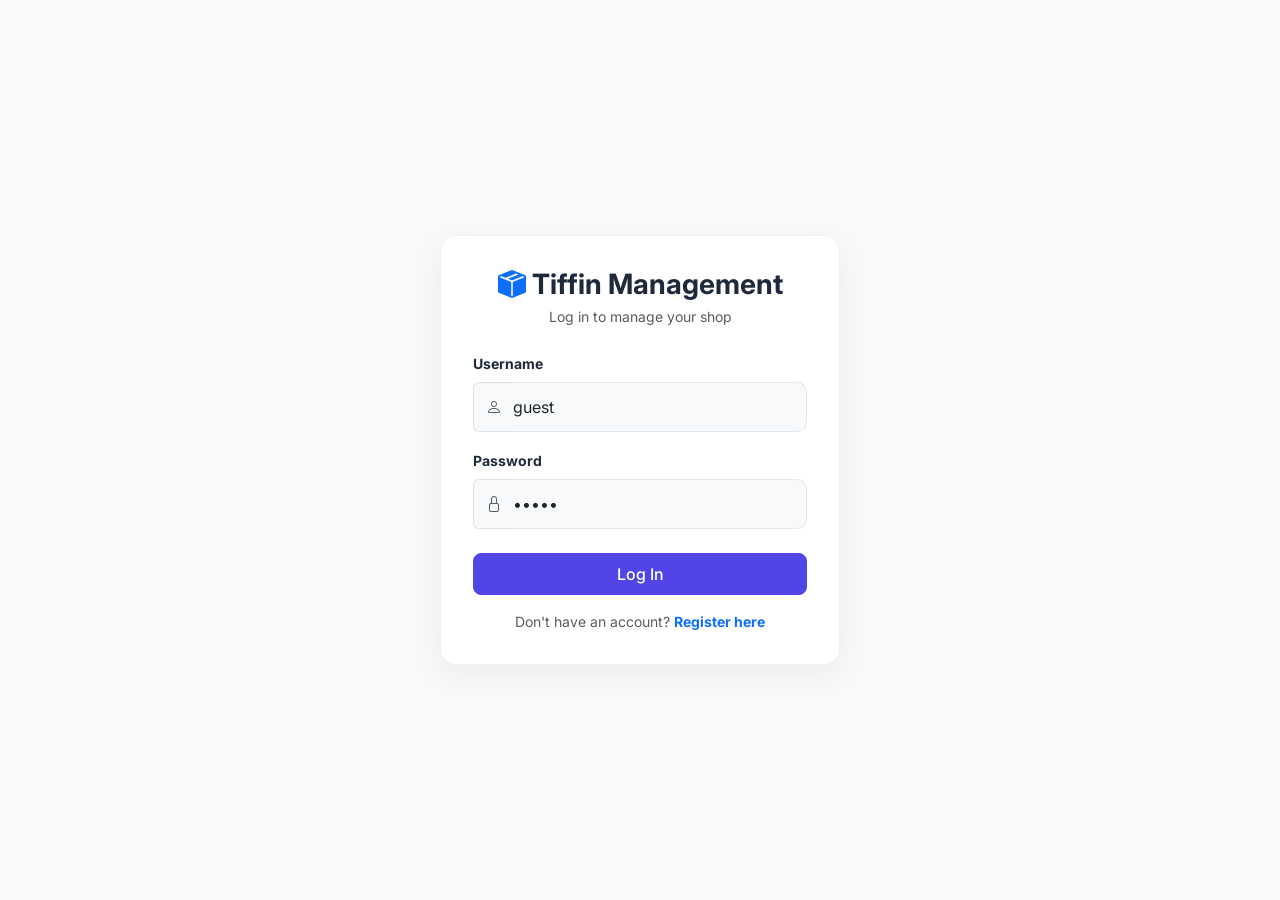
<file: login.html>
<!DOCTYPE html>
<html lang="en">

<head>
    <meta charset="UTF-8">
    <meta name="viewport" content="width=device-width, initial-scale=1.0">
    <title>Login - Tiffin Management</title>
    <!-- Google Fonts -->
    <link rel="preconnect" href="https://fonts.googleapis.com">
    <link rel="preconnect" href="https://fonts.gstatic.com" crossorigin>
    <link href="https://fonts.googleapis.com/css2?family=Inter:wght@400;500;600;700&display=swap" rel="stylesheet">
    <!-- Bootstrap 5 CSS -->
    <link href="https://cdn.jsdelivr.net/npm/bootstrap@5.3.0/dist/css/bootstrap.min.css" rel="stylesheet">
    <!-- Bootstrap Icons -->
    <link rel="stylesheet" href="https://cdn.jsdelivr.net/npm/bootstrap-icons@1.11.1/font/bootstrap-icons.css">
    <!-- Custom CSS -->
    <link rel="stylesheet" href="style.css">
    <style>
        body {
            background-color: #f8f9fa;
            display: flex;
            align-items: center;
            justify-content: center;
            height: 100vh;
        }

        .login-card {
            width: 100%;
            max-width: 400px;
            padding: 2rem;
            border-radius: 1rem;
            box-shadow: 0 10px 30px rgba(0, 0, 0, 0.05);
            background: white;
            border: 1px solid rgba(0, 0, 0, 0.05);
        }
    </style>
</head>

<body>

    <div class="login-card">
        <div class="text-center mb-4">
            <h3 class="fw-bold mb-1"><i class="bi bi-box-seam-fill text-primary"></i> Tiffin Management</h3>
            <p class="text-muted small">Log in to manage your shop</p>
        </div>

        <form id="loginForm">
            <div id="loginError" class="alert alert-danger d-none py-2 small" role="alert"></div>

            <div class="mb-3">
                <label for="username" class="form-label small fw-bold">Username</label>
                <div class="input-group">
                    <span class="input-group-text bg-light border-end-0"><i class="bi bi-person text-muted"></i></span>
                    <input type="text" class="form-control border-start-0 ps-0 bg-light" id="username" required
                        placeholder="Enter username" value="guest">
                </div>
            </div>

            <div class="mb-4">
                <label for="password" class="form-label small fw-bold">Password</label>
                <div class="input-group">
                    <span class="input-group-text bg-light border-end-0"><i class="bi bi-lock text-muted"></i></span>
                    <input type="password" class="form-control border-start-0 ps-0 bg-light" id="password" required
                        placeholder="Enter password" value="guest">
                </div>
            </div>

            <button type="submit" class="btn btn-primary-custom w-100 py-2 mb-3 fw-medium">
                Log In
            </button>

            <div class="text-center small">
                <span class="text-muted">Don't have an account? </span>
                <a href="register.html" class="text-decoration-none fw-bold">Register here</a>
            </div>
        </form>
    </div>

    <!-- Script for handling login -->
    <script type="module">
        import { API_BASE_URL } from './js/api.js';

        // Check if already logged in
        if (localStorage.getItem('jwt_token')) {
            window.location.href = 'index.html';
        }

        document.getElementById('loginForm').addEventListener('submit', async function (e) {
            e.preventDefault();
            const username = document.getElementById('username').value;
            const password = document.getElementById('password').value;
            const errorDiv = document.getElementById('loginError');
            const submitBtn = this.querySelector('button[type="submit"]');

            // Loading state
            submitBtn.disabled = true;
            submitBtn.innerHTML = '<span class="spinner-border spinner-border-sm me-2" role="status" aria-hidden="true"></span>Logging in...';
            errorDiv.classList.add('d-none');

            try {
                const response = await fetch(`${API_BASE_URL}/api/tenant/login`, {
                    method: 'POST',
                    headers: { 'Content-Type': 'application/json' },
                    body: JSON.stringify({ username, password })
                });

                const data = await response.json().catch(() => null);

                if (!response.ok) {
                    throw new Error(data && data.message ? data.message : "Invalid credentials.");
                }

                // Save token and redirect
                localStorage.setItem('jwt_token', data.token);
                // Also save username for display purposes
                localStorage.setItem('tenant_username', username);

                // Unconditionally redirect to the shop onboarding/check page
                window.location.href = 'shop-setup.html';

            } catch (error) {
                console.error("Login failed:", error);
                errorDiv.textContent = error.message;
                errorDiv.classList.remove('d-none');
            } finally {
                // Reset button state
                submitBtn.disabled = false;
                submitBtn.innerHTML = 'Log In';
            }
        });
    </script>
</body>

</html>
</file>
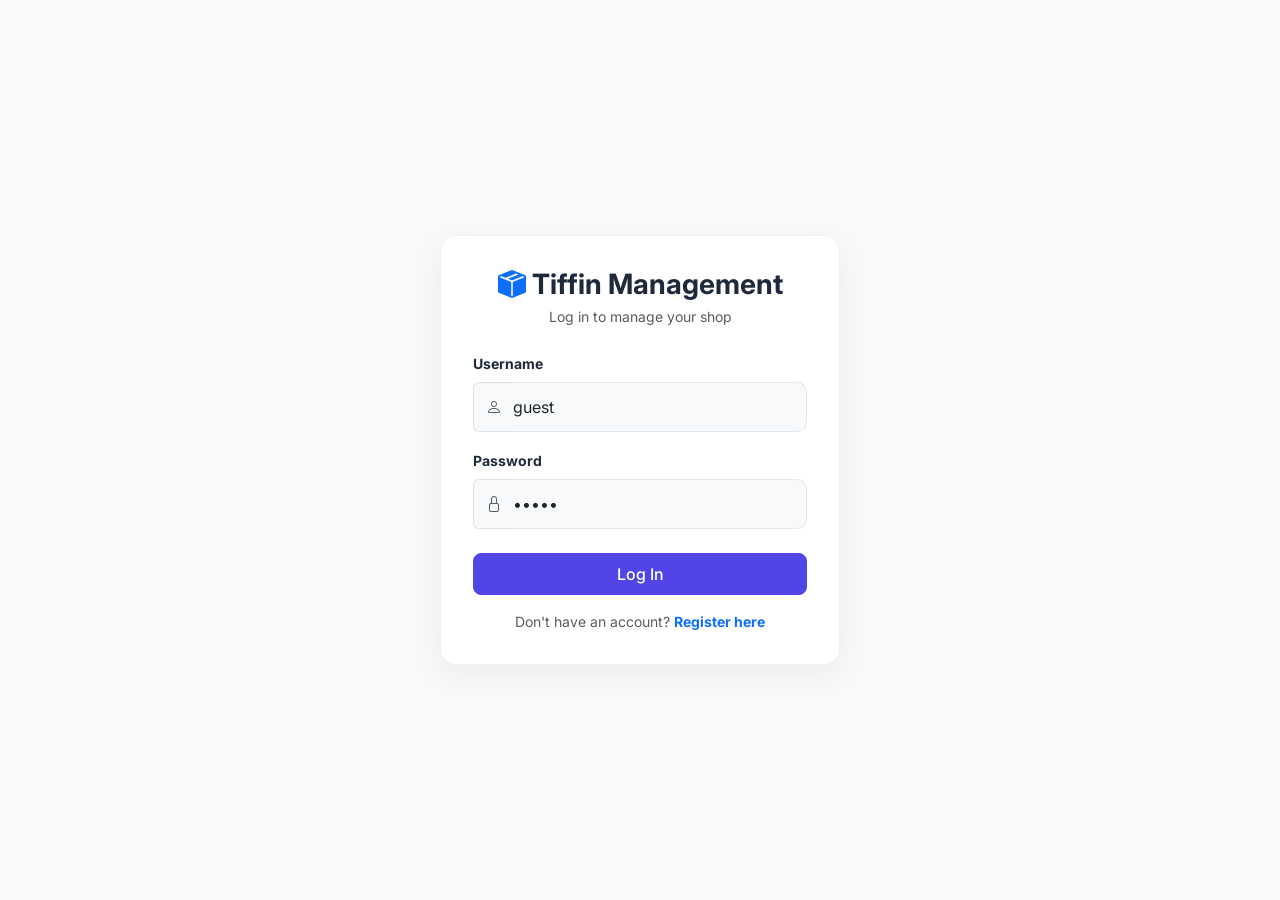
<file: menu.html>
<!DOCTYPE html>
<html lang="en">

<head>
    <meta charset="UTF-8">
    <meta name="viewport" content="width=device-width, initial-scale=1.0">
    <title>Manage Menu - Tiffin Management</title>
    <!-- Google Fonts -->
    <link rel="preconnect" href="https://fonts.googleapis.com">
    <link rel="preconnect" href="https://fonts.gstatic.com" crossorigin>
    <link href="https://fonts.googleapis.com/css2?family=Inter:wght@400;500;600;700&display=swap" rel="stylesheet">
    <!-- Bootstrap 5 CSS -->
    <link href="https://cdn.jsdelivr.net/npm/bootstrap@5.3.0/dist/css/bootstrap.min.css" rel="stylesheet">
    <!-- Bootstrap Icons -->
    <link rel="stylesheet" href="https://cdn.jsdelivr.net/npm/bootstrap-icons@1.11.1/font/bootstrap-icons.css">
    <!-- Custom CSS -->
    <link rel="stylesheet" href="style.css">
</head>

<body>

    <!-- Navbar -->
    <nav class="navbar navbar-expand-lg navbar-custom sticky-top">
        <div class="container-fluid main-container" style="padding-top: 0; padding-bottom: 0;">
            <a class="navbar-brand d-flex align-items-center gap-2" href="index.html">
                <i class="bi bi-box-seam-fill"></i> Tiffin Management
            </a>
            <button class="navbar-toggler" type="button" data-bs-toggle="collapse" data-bs-target="#navbarNav">
                <span class="navbar-toggler-icon"></span>
            </button>
            <div class="collapse navbar-collapse" id="navbarNav">
                <ul class="navbar-nav ms-auto gap-3">
                    <li class="nav-item">
                        <a class="nav-link" href="index.html">Dashboard</a>
                    </li>
                    <li class="nav-item">
                        <a class="nav-link active fw-medium" href="menu.html">Menu</a>
                    </li>
                    <li class="nav-item">
                        <a class="nav-link" href="users.html">Users</a>
                    </li>
                    <li class="nav-item">
                        <a class="nav-link" href="orders.html">Orders</a>
                    </li>
                    <li class="nav-item">
                        <a class="nav-link" href="orders-history.html">Order History</a>
                    </li>
                    <li class="nav-item ms-lg-3">
                        <button class="btn btn-outline-danger btn-sm mt-1" onclick="logout()">Logout</button>
                    </li>
                </ul>
            </div>
        </div>
    </nav>

    <!-- Main Content -->
    <main class="main-container">

        <div class="d-flex justify-content-between align-items-center mb-4 mt-2">
            <div>
                <h2 class="fw-bold mb-1">Manage Menu</h2>
                <p class="text-secondary mb-0">Add, view, update, and delete tiffin menu items.</p>
            </div>
            <!-- Add Button triggers Modal -->
            <button class="btn btn-primary-custom d-flex align-items-center gap-2 shadow-sm" data-bs-toggle="modal"
                data-bs-target="#addMenuModal">
                <i class="bi bi-plus-circle-fill"></i> Add New Dish
            </button>
        </div>

        <!-- Menu Table -->
        <div class="premium-card p-0 mb-5">
            <div class="table-responsive">
                <table class="table table-premium mb-0">
                    <thead>
                        <tr>
                            <th width="10%">ID</th>
                            <th width="40%">Dish Name</th>
                            <th width="25%">Price</th>
                            <th width="25%" class="text-center">Actions</th>
                        </tr>
                    </thead>
                    <tbody id="menuTableBody">
                        <!-- Rows injected by JS -->
                        <tr>
                            <td colspan="4" class="text-center text-muted py-4">Loading menu items...</td>
                        </tr>
                    </tbody>
                </table>
            </div>
        </div>

    </main>

    <!-- Add Menu Modal -->
    <div class="modal fade" id="addMenuModal" tabindex="-1">
        <div class="modal-dialog modal-dialog-centered">
            <div class="modal-content border-0 shadow">
                <div class="modal-header border-bottom-0 pb-0">
                    <h5 class="modal-title fw-bold">Add New Dish</h5>
                    <button type="button" class="btn-close" data-bs-dismiss="modal"></button>
                </div>
                <div class="modal-body">
                    <form id="addMenuForm">
                        <div class="mb-3">
                            <label class="form-label fw-medium w-100">Dish Name
                                <input type="text" id="dishName" class="form-control mt-1"
                                    placeholder="e.g. Paneer Butter Masala" required>
                            </label>
                        </div>
                        <div class="mb-4">
                            <label class="form-label fw-medium w-100">Price (₹)
                                <input type="number" id="price" class="form-control mt-1" placeholder="0.00" step="0.01"
                                    required>
                            </label>
                        </div>
                        <div class="d-flex gap-2 justify-content-end">
                            <button type="button" class="btn btn-light" data-bs-dismiss="modal">Cancel</button>
                            <button type="submit" class="btn btn-primary-custom px-4">Add Dish</button>
                        </div>
                    </form>
                </div>
            </div>
        </div>
    </div>

    <!-- Edit Menu Modal -->
    <div class="modal fade" id="editMenuModal" tabindex="-1">
        <div class="modal-dialog modal-dialog-centered">
            <div class="modal-content border-0 shadow">
                <div class="modal-header border-bottom-0 pb-0">
                    <h5 class="modal-title fw-bold">Edit Dish</h5>
                    <button type="button" class="btn-close" data-bs-dismiss="modal"></button>
                </div>
                <div class="modal-body">
                    <form id="editMenuForm">
                        <input type="hidden" id="editMenuId">
                        <div class="mb-3">
                            <label class="form-label fw-medium w-100">Dish Name
                                <input type="text" id="editDishName" class="form-control mt-1" required>
                            </label>
                        </div>
                        <div class="mb-4">
                            <label class="form-label fw-medium w-100">Price (₹)
                                <input type="number" id="editPrice" class="form-control mt-1" step="0.01" required>
                            </label>
                        </div>
                        <div class="d-flex gap-2 justify-content-end">
                            <button type="button" class="btn btn-light" data-bs-dismiss="modal">Cancel</button>
                            <button type="submit" class="btn btn-primary-custom px-4">Save Changes</button>
                        </div>
                    </form>
                </div>
            </div>
        </div>
    </div>

    <!-- Bootstrap 5 JS Bundle -->
    <script src="https://cdn.jsdelivr.net/npm/bootstrap@5.3.0/dist/js/bootstrap.bundle.min.js"></script>
    <script type="module" src="./js/app.js"></script>
</body>

</html>
</file>
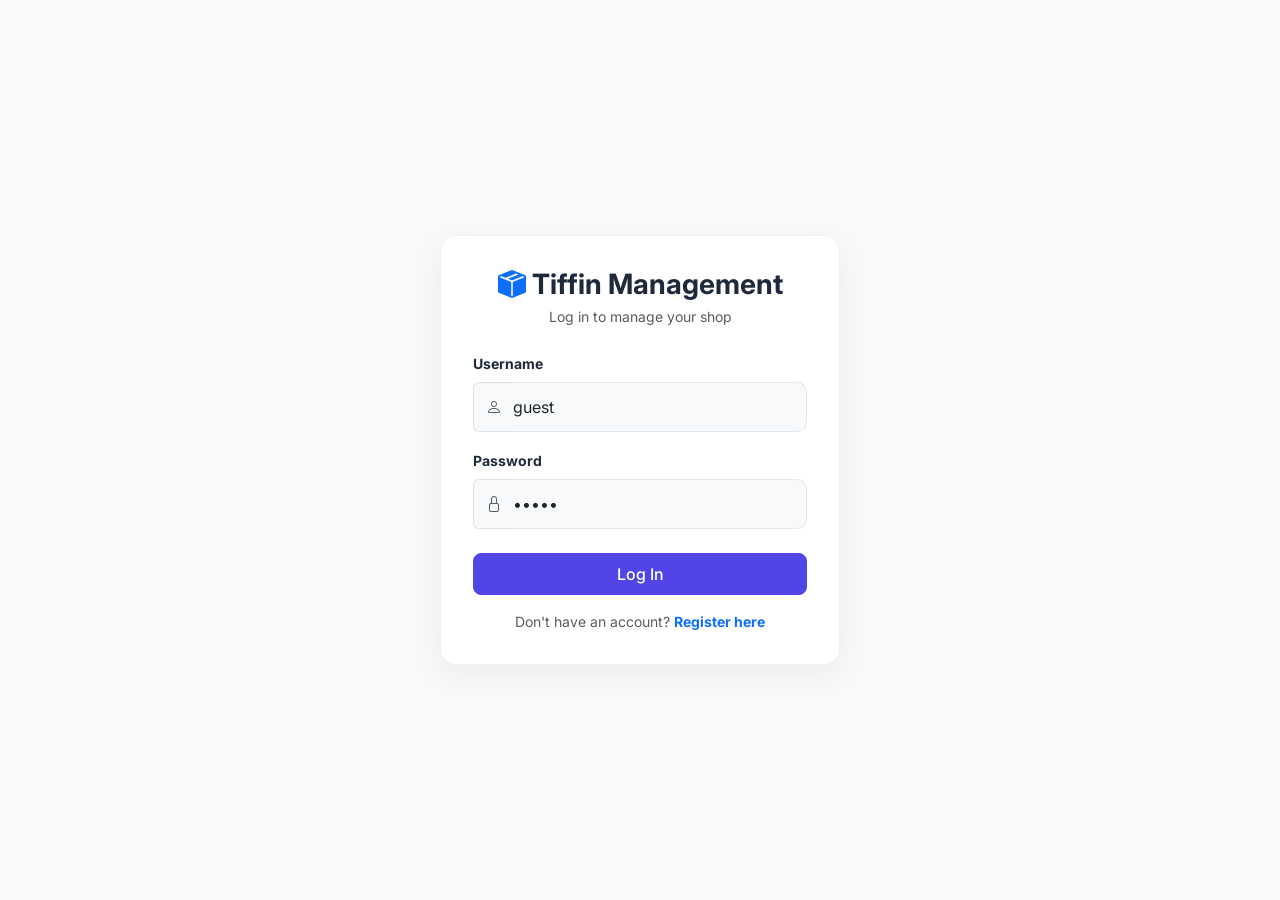
<file: orders-history.html>
<!DOCTYPE html>
<html lang="en">

<head>
    <meta charset="UTF-8">
    <meta name="viewport" content="width=device-width, initial-scale=1.0">
    <title>Order History - Tiffin Management</title>
    <!-- Google Fonts -->
    <link rel="preconnect" href="https://fonts.googleapis.com">
    <link rel="preconnect" href="https://fonts.gstatic.com" crossorigin>
    <link href="https://fonts.googleapis.com/css2?family=Inter:wght@400;500;600;700&display=swap" rel="stylesheet">
    <!-- Bootstrap 5 CSS -->
    <link href="https://cdn.jsdelivr.net/npm/bootstrap@5.3.0/dist/css/bootstrap.min.css" rel="stylesheet">
    <!-- Bootstrap Icons -->
    <link rel="stylesheet" href="https://cdn.jsdelivr.net/npm/bootstrap-icons@1.11.1/font/bootstrap-icons.css">
    <!-- Custom CSS -->
    <link rel="stylesheet" href="style.css">
</head>

<body>

    <!-- Navbar -->
    <nav class="navbar navbar-expand-lg navbar-custom sticky-top">
        <div class="container-fluid main-container" style="padding-top: 0; padding-bottom: 0;">
            <a class="navbar-brand d-flex align-items-center gap-2" href="index.html">
                <i class="bi bi-box-seam-fill"></i> Tiffin Management
            </a>
            <button class="navbar-toggler" type="button" data-bs-toggle="collapse" data-bs-target="#navbarNav">
                <span class="navbar-toggler-icon"></span>
            </button>
            <div class="collapse navbar-collapse" id="navbarNav">
                <ul class="navbar-nav ms-auto gap-3">
                    <li class="nav-item">
                        <a class="nav-link" href="index.html">Dashboard</a>
                    </li>
                    <li class="nav-item">
                        <a class="nav-link" href="menu.html">Menu</a>
                    </li>
                    <li class="nav-item">
                        <a class="nav-link" href="users.html">Users</a>
                    </li>
                    <li class="nav-item">
                        <a class="nav-link" href="orders.html">Orders</a>
                    </li>
                    <li class="nav-item">
                        <a class="nav-link active fw-medium" href="orders-history.html">Order History</a>
                    </li>
                    <li class="nav-item ms-lg-3">
                        <button class="btn btn-outline-danger btn-sm mt-1" onclick="logout()">Logout</button>
                    </li>
                </ul>
            </div>
        </div>
    </nav>

    <!-- Main Content -->
    <main class="main-container">

        <div class="d-flex justify-content-between align-items-center mb-4 mt-2">
            <div>
                <h2 class="fw-bold mb-1">Order History</h2>
                <p class="text-secondary mb-0">View all tiffin orders and bills.</p>
            </div>
            <button type="button" class="btn btn-outline-secondary d-flex align-items-center gap-2"
                onclick="loadAllOrders()">
                <i class="bi bi-arrow-clockwise"></i> Refresh
            </button>
        </div>

        <div class="premium-card p-0 mb-5">
            <div class="table-responsive">
                <table class="table table-premium mb-0">
                    <thead>
                        <tr>
                            <th width="15%">Order ID</th>
                            <th width="25%">User Name</th>
                            <th width="20%">Order Date</th>
                            <th width="15%">Total Amount</th>
                            <th width="15%">Status</th>
                            <th width="10%" class="text-center">Action</th>
                        </tr>
                    </thead>
                    <tbody id="ordersHistoryTableBody">
                        <tr>
                            <td colspan="6" class="text-center text-muted py-5">Loading orders...</td>
                        </tr>
                    </tbody>
                </table>
            </div>
        </div>

    </main>

    <!-- View Bill Modal -->
    <div class="modal fade" id="billModal" tabindex="-1">
        <div class="modal-dialog modal-dialog-centered">
            <div class="modal-content border-0 shadow-lg" style="background-color: #f8fafc; border-radius: 16px;">
                <div class="modal-header border-bottom-0 pb-0 pt-4 px-4">
                    <h5 class="modal-title fw-bold text-dark"><i class="bi bi-receipt-cutoff me-2 text-primary"></i>
                        Digital Receipt</h5>
                    <button type="button" class="btn-close" data-bs-dismiss="modal"></button>
                </div>
                <!-- Receipt Body with dashed borders mimicking print -->
                <div class="modal-body p-4 mx-2">
                    <div class="bg-white p-4 rounded-4 shadow-sm border">

                        <div class="row mb-4 pb-4 border-bottom border-dashed"
                            style="border-style: dashed !important; border-width: 0 0 2px 0 !important; border-color: #e2e8f0 !important;">
                            <div class="col-sm-6">
                                <p class="mb-1 text-muted small text-uppercase fw-bold" style="letter-spacing: 0.5px;">
                                    Order Details</p>
                                <h5 class="mb-1 fw-bold text-dark">#<span id="billOrderId" class="text-dark">--</span>
                                </h5>
                                <p class="mb-0 text-secondary small"><i class="bi bi-calendar3 me-1"></i><span
                                        id="billOrderDate">--</span></p>
                            </div>
                            <div class="col-sm-6 text-sm-end mt-3 mt-sm-0">
                                <p class="mb-1 text-muted small text-uppercase fw-bold" style="letter-spacing: 0.5px;">
                                    Customer</p>
                                <h6 class="mb-2 fw-bold text-dark"><i class="bi bi-person-circle text-muted me-1"></i>
                                    <span id="billUserName">--</span>
                                </h6>
                                <span id="billStatus" class="badge bg-light text-dark border">--</span>
                            </div>
                        </div>

                        <div class="table-responsive mb-4">
                            <table class="table table-borderless table-sm mb-0 align-middle">
                                <thead>
                                    <tr class="text-muted small text-uppercase border-bottom"
                                        style="letter-spacing: 0.5px;">
                                        <th class="ps-0">Item</th>
                                        <th class="text-end">Price</th>
                                        <th class="text-center" style="width: 50px;">Qty</th>
                                        <th class="text-end pe-0">Total</th>
                                    </tr>
                                </thead>
                                <tbody id="billItemsTableBody" class="border-bottom">
                                    <!-- Modal Items rendered via JS -->
                                </tbody>
                            </table>
                        </div>

                        <div class="d-flex justify-content-between align-items-center pt-2">
                            <h5 class="mb-0 text-muted fw-bold">Total Paid</h5>
                            <h2 class="mb-0 fw-bold text-success" id="billTotalAmount">₹0.00</h2>
                        </div>

                    </div>
                </div>
                <div class="modal-footer border-top-0 pt-0 pb-4 px-4">
                    <button type="button" class="btn btn-light fw-medium w-100 mb-2" onclick="window.print()"><i
                            class="bi bi-printer me-2"></i> Print Receipt</button>
                    <button type="button" class="btn btn-secondary w-100" data-bs-dismiss="modal">Close Window</button>
                </div>
            </div>
        </div>
    </div>

    <!-- Bootstrap 5 JS Bundle -->
    <script src="https://cdn.jsdelivr.net/npm/bootstrap@5.3.0/dist/js/bootstrap.bundle.min.js"></script>
    <script type="module" src="./js/app.js"></script>
</body>

</html>
</file>
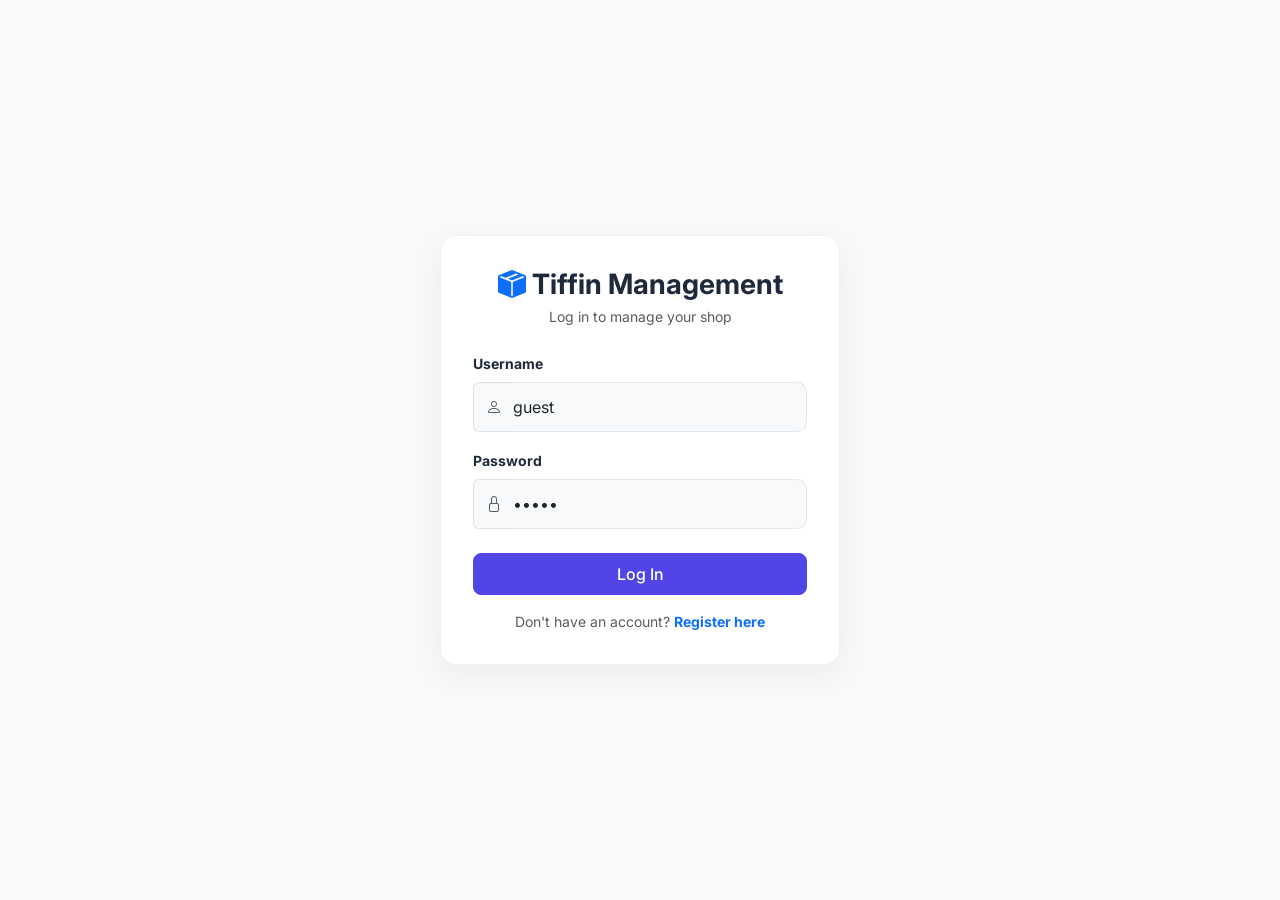
<file: orders.html>
<!DOCTYPE html>
<html lang="en">

<head>
    <meta charset="UTF-8">
    <meta name="viewport" content="width=device-width, initial-scale=1.0">
    <title>Create Order - Tiffin Management</title>
    <!-- Google Fonts -->
    <link rel="preconnect" href="https://fonts.googleapis.com">
    <link rel="preconnect" href="https://fonts.gstatic.com" crossorigin>
    <link href="https://fonts.googleapis.com/css2?family=Inter:wght@400;500;600;700&display=swap" rel="stylesheet">
    <!-- Bootstrap 5 CSS -->
    <link href="https://cdn.jsdelivr.net/npm/bootstrap@5.3.0/dist/css/bootstrap.min.css" rel="stylesheet">
    <!-- Bootstrap Icons -->
    <link rel="stylesheet" href="https://cdn.jsdelivr.net/npm/bootstrap-icons@1.11.1/font/bootstrap-icons.css">
    <!-- Custom CSS -->
    <link rel="stylesheet" href="style.css">
</head>

<body>

    <!-- Navbar -->
    <nav class="navbar navbar-expand-lg navbar-custom sticky-top">
        <div class="container-fluid main-container" style="padding-top: 0; padding-bottom: 0;">
            <a class="navbar-brand d-flex align-items-center gap-2" href="index.html">
                <i class="bi bi-box-seam-fill"></i> Tiffin Management
            </a>
            <button class="navbar-toggler" type="button" data-bs-toggle="collapse" data-bs-target="#navbarNav">
                <span class="navbar-toggler-icon"></span>
            </button>
            <div class="collapse navbar-collapse" id="navbarNav">
                <ul class="navbar-nav ms-auto gap-3">
                    <li class="nav-item">
                        <a class="nav-link" href="index.html">Dashboard</a>
                    </li>
                    <li class="nav-item">
                        <a class="nav-link" href="menu.html">Menu</a>
                    </li>
                    <li class="nav-item">
                        <a class="nav-link" href="users.html">Users</a>
                    </li>
                    <li class="nav-item">
                        <a class="nav-link active fw-medium" href="orders.html">Orders</a>
                    </li>
                    <li class="nav-item">
                        <a class="nav-link" href="orders-history.html">Order History</a>
                    </li>
                    <li class="nav-item ms-lg-3">
                        <button class="btn btn-outline-danger btn-sm mt-1" onclick="logout()">Logout</button>
                    </li>
                </ul>
            </div>
        </div>
    </nav>

    <!-- Main Content -->
    <main class="main-container">

        <div class="d-flex justify-content-between align-items-center mb-4 mt-2">
            <div>
                <h2 class="fw-bold mb-1">Create New Order</h2>
                <p class="text-secondary mb-0">Select a user, add menu items to cart, and place order.</p>
            </div>
        </div>

        <form id="orderForm">
            <!-- Top Section: User and Date Selection -->
            <div class="row mb-4">
                <div class="col-md-6 mb-3 mb-md-0">
                    <!-- Search/Select User -->
                    <div class="premium-card p-4 h-100">
                        <div class="d-flex align-items-center mb-3">
                            <div class="bg-primary bg-opacity-10 p-2 rounded text-primary me-3"><i
                                    class="bi bi-person-heart fs-5"></i></div>
                            <h5 class="fw-bold mb-0">1. Select Customer</h5>
                        </div>
                        <select id="orderUserSelect" class="form-select form-select-lg shadow-sm" required>
                            <option value="" disabled selected>Loading users...</option>
                        </select>
                    </div>
                </div>
                <div class="col-md-6">
                    <!-- Select Order Date -->
                    <div class="premium-card p-4 h-100">
                        <div class="d-flex align-items-center mb-3">
                            <div class="bg-info bg-opacity-10 p-2 rounded text-info me-3"><i
                                    class="bi bi-calendar-event fs-5"></i></div>
                            <h5 class="fw-bold mb-0">Select Order Date</h5>
                        </div>
                        <input type="date" class="form-control form-control-lg shadow-sm" id="orderDate"
                            name="orderDate">
                    </div>
                </div>
            </div>

            <!-- Two-column layout for Menu and Cart -->
            <div class="row gx-5">
                <!-- Left Column: Menu Selection -->
                <div class="col-md-6 mb-4">
                    <div class="premium-card p-4 h-100">
                        <div class="d-flex align-items-center mb-4">
                            <div class="bg-success bg-opacity-10 p-2 rounded text-success me-3"><i
                                    class="bi bi-card-checklist fs-5"></i></div>
                            <h5 class="fw-bold mb-0">2. Add Menu Items</h5>
                        </div>

                        <!-- Menu List Container dynamically populated -->
                        <div id="orderMenuContainer" class="pe-2"
                            style="max-height: 500px; overflow-y: auto; overflow-x: hidden;">
                            <div class="text-center text-muted py-4">Loading menu items...</div>
                        </div>
                    </div>
                </div>

                <!-- Right Column: Cart -->
                <div class="col-md-6 mb-4">
                    <div class="premium-card p-4 sticky-top h-100" style="top: 100px; z-index: 10;">
                        <div class="d-flex flex-column h-100">
                            <div class="d-flex align-items-center border-bottom pb-3 mb-4">
                                <div class="bg-warning bg-opacity-10 p-2 rounded text-warning me-3"><i
                                        class="bi bi-cart3 fs-5"></i></div>
                                <h5 class="fw-bold mb-0">3. Order Cart</h5>
                            </div>

                            <div class="table-responsive flex-grow-1" style="max-height: 350px; overflow-y: auto;">
                                <table class="table table-borderless align-middle mb-0">
                                    <thead class="text-muted small text-uppercase"
                                        style="letter-spacing: 0.5px; border-bottom: 2px solid var(--border-color); position: sticky; top: 0; background: white; z-index: 1;">
                                        <tr>
                                            <th class="ps-0">Item</th>
                                            <th>Price</th>
                                            <th class="text-center" style="width: 80px;">Qty</th>
                                            <th class="text-end">Subtotal</th>
                                            <th class="pe-0"></th>
                                        </tr>
                                    </thead>
                                    <tbody id="cartTableBody">
                                        <tr>
                                            <td colspan="5" class="text-center text-muted py-5">
                                                <i class="bi bi-cart-x fs-1 opacity-25 d-block mb-3"></i>
                                                Cart is empty
                                            </td>
                                        </tr>
                                    </tbody>
                                </table>
                            </div>

                            <div class="mt-auto">
                                <hr class="my-4 text-muted">

                                <div class="d-flex justify-content-between align-items-center mb-4">
                                    <h4 class="fw-bold mb-0">Total:</h4>
                                    <h3 class="fw-bold text-success mb-0" id="cartTotal">₹0.00</h3>
                                </div>

                                <div class="d-grid gap-3">
                                    <button type="submit"
                                        class="btn btn-primary-custom btn-lg w-100 shadow-sm py-3 fs-5">
                                        <i class="bi bi-check2-circle me-2"></i> Place Order
                                    </button>
                                    <button type="button" class="btn btn-light text-danger fw-medium"
                                        onclick="cancelOrder()">
                                        <i class="bi bi-trash"></i> Cancel Order
                                    </button>
                                </div>
                            </div>
                        </div>
                    </div>
                </div>
            </div>
        </form>

    </main>

    <!-- Bootstrap 5 JS Bundle -->
    <script src="https://cdn.jsdelivr.net/npm/bootstrap@5.3.0/dist/js/bootstrap.bundle.min.js"></script>
    <script type="module" src="./js/app.js"></script>
</body>

</html>
</file>
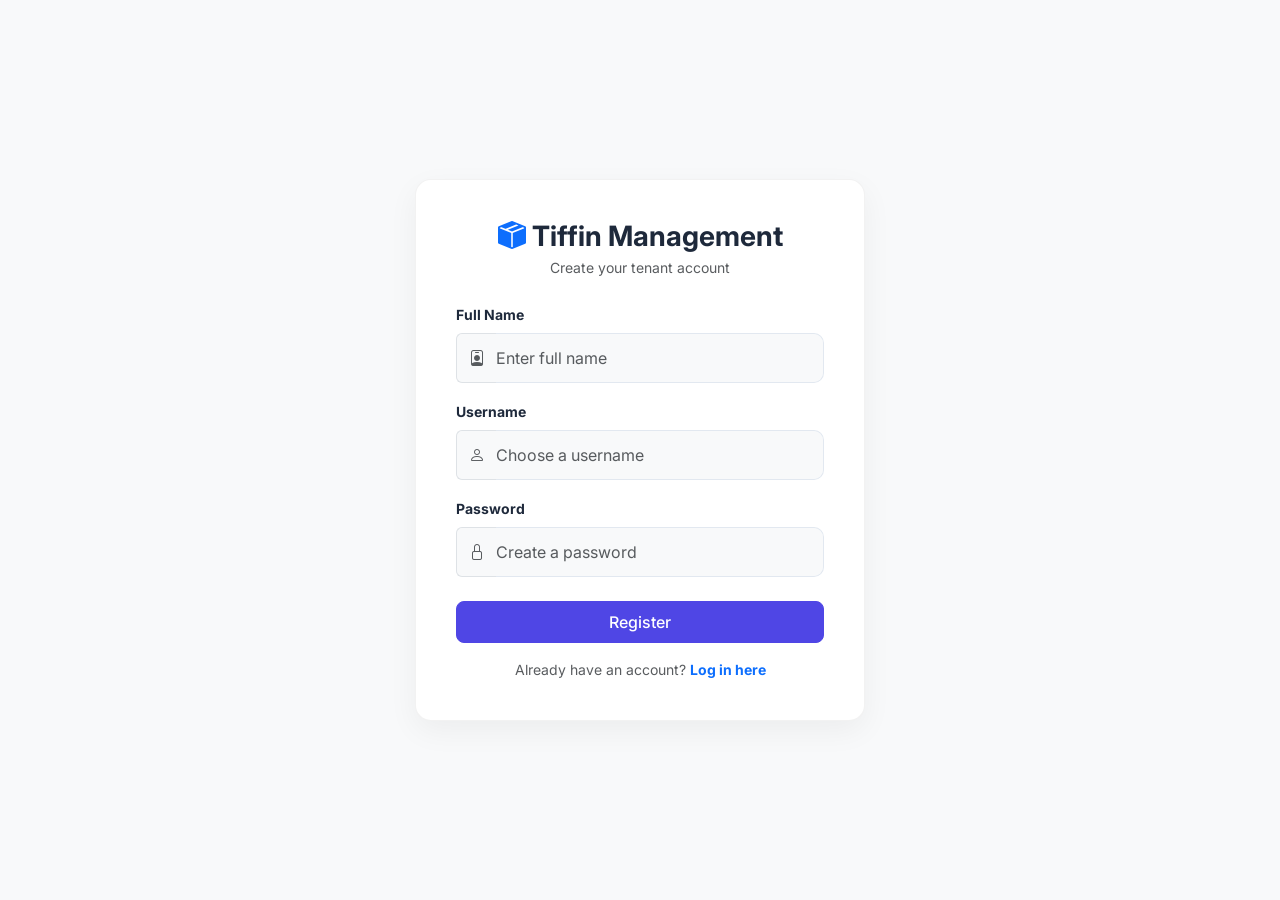
<file: register.html>
<!DOCTYPE html>
<html lang="en">

<head>
    <meta charset="UTF-8">
    <meta name="viewport" content="width=device-width, initial-scale=1.0">
    <title>Register - Tiffin Management</title>
    <!-- Google Fonts -->
    <link rel="preconnect" href="https://fonts.googleapis.com">
    <link rel="preconnect" href="https://fonts.gstatic.com" crossorigin>
    <link href="https://fonts.googleapis.com/css2?family=Inter:wght@400;500;600;700&display=swap" rel="stylesheet">
    <!-- Bootstrap 5 CSS -->
    <link href="https://cdn.jsdelivr.net/npm/bootstrap@5.3.0/dist/css/bootstrap.min.css" rel="stylesheet">
    <!-- Bootstrap Icons -->
    <link rel="stylesheet" href="https://cdn.jsdelivr.net/npm/bootstrap-icons@1.11.1/font/bootstrap-icons.css">
    <!-- Custom CSS -->
    <link rel="stylesheet" href="style.css">
    <style>
        body {
            background-color: #f8f9fa;
            display: flex;
            align-items: center;
            justify-content: center;
            height: 100vh;
        }

        .login-card {
            width: 100%;
            max-width: 450px;
            padding: 2.5rem;
            border-radius: 1rem;
            box-shadow: 0 10px 30px rgba(0, 0, 0, 0.05);
            background: white;
            border: 1px solid rgba(0, 0, 0, 0.05);
        }
    </style>
</head>

<body>

    <div class="login-card">
        <div class="text-center mb-4">
            <h3 class="fw-bold mb-1"><i class="bi bi-box-seam-fill text-primary"></i> Tiffin Management</h3>
            <p class="text-muted small">Create your tenant account</p>
        </div>

        <form id="registerForm">
            <div id="registerError" class="alert alert-danger d-none py-2 small" role="alert"></div>
            <div id="registerSuccess" class="alert alert-success d-none py-2 small" role="alert">Registration
                successful! Redirecting to login...</div>

            <div class="mb-3">
                <label for="name" class="form-label small fw-bold">Full Name</label>
                <div class="input-group">
                    <span class="input-group-text bg-light border-end-0"><i
                            class="bi bi-person-badge text-muted"></i></span>
                    <input type="text" class="form-control border-start-0 ps-0 bg-light" id="name" required
                        placeholder="Enter full name">
                </div>
            </div>

            <div class="mb-3">
                <label for="username" class="form-label small fw-bold">Username</label>
                <div class="input-group">
                    <span class="input-group-text bg-light border-end-0"><i class="bi bi-person text-muted"></i></span>
                    <input type="text" class="form-control border-start-0 ps-0 bg-light" id="username" required
                        placeholder="Choose a username">
                </div>
            </div>

            <div class="mb-4">
                <label for="password" class="form-label small fw-bold">Password</label>
                <div class="input-group">
                    <span class="input-group-text bg-light border-end-0"><i class="bi bi-lock text-muted"></i></span>
                    <input type="password" class="form-control border-start-0 ps-0 bg-light" id="password" required
                        placeholder="Create a password">
                </div>
            </div>

            <button type="submit" class="btn btn-primary-custom w-100 py-2 mb-3 fw-medium">
                Register
            </button>

            <div class="text-center small">
                <span class="text-muted">Already have an account? </span>
                <a href="login.html" class="text-decoration-none fw-bold">Log in here</a>
            </div>
        </form>
    </div>

    <!-- Script for handling registration -->
    <script type="module">
        import { API_BASE_URL } from './js/api.js';

        // Check if already logged in
        if (localStorage.getItem('jwt_token')) {
            window.location.href = 'shop-setup.html';
        }

        document.getElementById('registerForm').addEventListener('submit', async function (e) {
            e.preventDefault();
            const name = document.getElementById('name').value;
            const username = document.getElementById('username').value;
            const password = document.getElementById('password').value;

            const errorDiv = document.getElementById('registerError');
            const successDiv = document.getElementById('registerSuccess');
            const submitBtn = this.querySelector('button[type="submit"]');

            // Loading state
            submitBtn.disabled = true;
            submitBtn.innerHTML = '<span class="spinner-border spinner-border-sm me-2" role="status" aria-hidden="true"></span>Registering...';
            errorDiv.classList.add('d-none');
            successDiv.classList.add('d-none');

            try {
                const response = await fetch(`${API_BASE_URL}/api/tenant/register`, {
                    method: 'POST',
                    headers: { 'Content-Type': 'application/json' },
                    body: JSON.stringify({ name, username, password })
                });

                let data;
                try {
                    data = await response.json();
                } catch (e) {
                    data = await response.text();
                }

                if (!response.ok) {
                    const errorMsg = data && data.message ? data.message : (typeof data === 'string' ? data : "Registration failed.");
                    throw new Error(errorMsg);
                }

                // Show success and redirect
                successDiv.classList.remove('d-none');
                setTimeout(() => {
                    window.location.href = 'login.html';
                }, 1500);

            } catch (error) {
                console.error("Registration failed:", error);
                errorDiv.textContent = error.message;
                errorDiv.classList.remove('d-none');
                submitBtn.disabled = false;
                submitBtn.innerHTML = 'Register';
            }
        });
    </script>
</body>

</html>
</file>
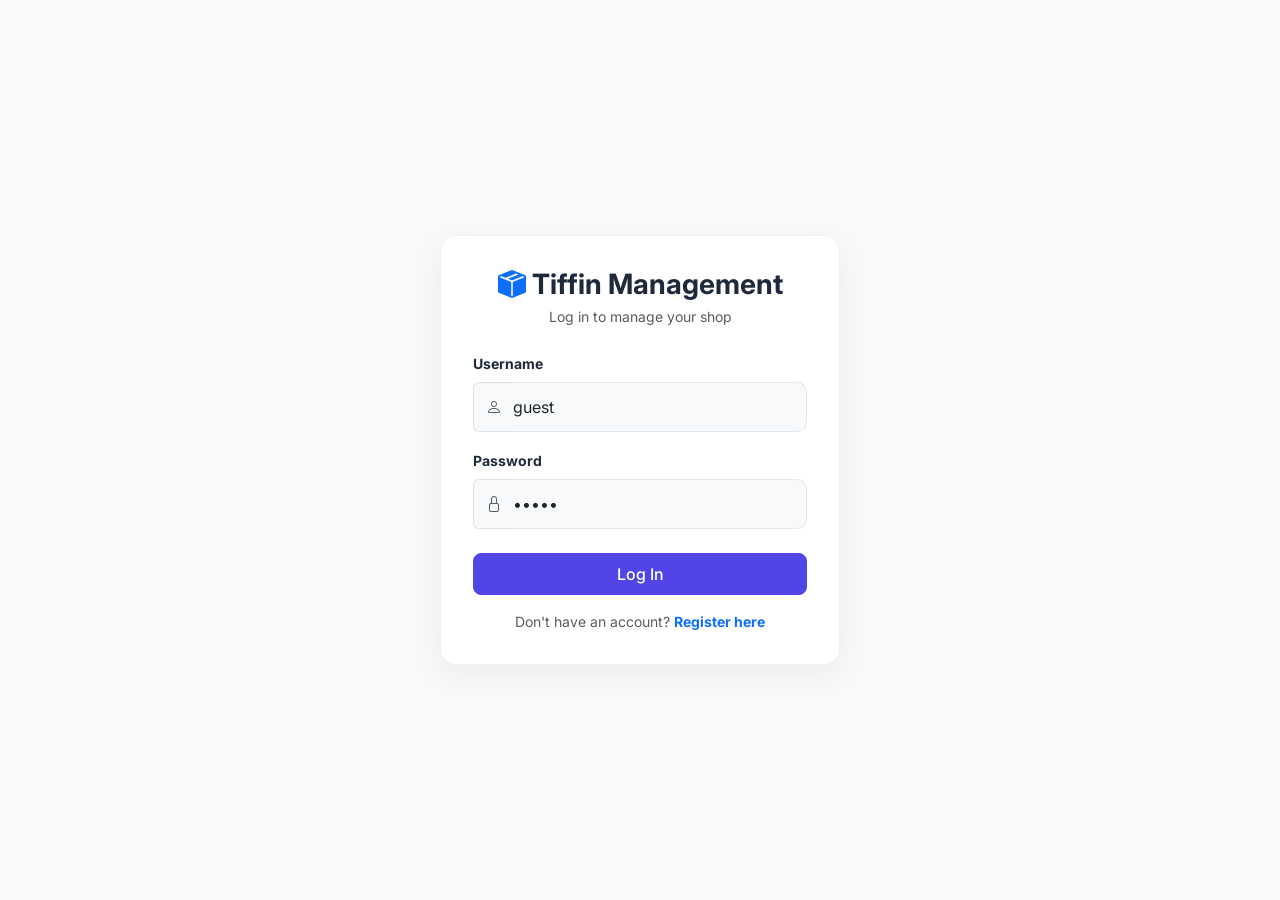
<file: shop-setup.html>
<!DOCTYPE html>
<html lang="en">

<head>
    <meta charset="UTF-8">
    <meta name="viewport" content="width=device-width, initial-scale=1.0">
    <title>Set Up Shop - Tiffin Management</title>
    <!-- Google Fonts -->
    <link rel="preconnect" href="https://fonts.googleapis.com">
    <link rel="preconnect" href="https://fonts.gstatic.com" crossorigin>
    <link href="https://fonts.googleapis.com/css2?family=Inter:wght@400;500;600;700&display=swap" rel="stylesheet">
    <!-- Bootstrap 5 CSS -->
    <link href="https://cdn.jsdelivr.net/npm/bootstrap@5.3.0/dist/css/bootstrap.min.css" rel="stylesheet">
    <!-- Bootstrap Icons -->
    <link rel="stylesheet" href="https://cdn.jsdelivr.net/npm/bootstrap-icons@1.11.1/font/bootstrap-icons.css">
    <!-- Custom CSS -->
    <link rel="stylesheet" href="style.css">
    <style>
        body {
            background-color: #f8f9fa;
            display: flex;
            align-items: center;
            justify-content: center;
            height: 100vh;
        }

        .setup-card {
            width: 100%;
            max-width: 500px;
            padding: 3rem;
            border-radius: 1rem;
            box-shadow: 0 10px 30px rgba(0, 0, 0, 0.05);
            background: white;
            border: 1px solid rgba(0, 0, 0, 0.05);
        }

        .icon-wrapper {
            width: 80px;
            height: 80px;
            background-color: rgba(13, 110, 253, 0.1);
            border-radius: 50%;
            display: flex;
            align-items: center;
            justify-content: center;
            margin: 0 auto 1.5rem auto;
        }
    </style>
</head>

<body>

    <div class="setup-card" id="mainCard">
        <!-- 1. Loading State -->
        <div id="loadingState" class="text-center py-4">
            <div class="spinner-border text-primary mb-3" style="width: 3rem; height: 3rem;" role="status">
                <span class="visually-hidden">Loading...</span>
            </div>
            <h5 class="fw-bold text-muted">Checking Shop Status...</h5>
        </div>

        <!-- 2. Shop Exists State -->
        <div id="shopExistsState" class="text-center d-none">
            <div class="icon-wrapper bg-success bg-opacity-10 text-success">
                <i class="bi bi-check-circle-fill fs-1"></i>
            </div>
            <h3 class="fw-bold mb-2">Welcome Back!</h3>
            <p class="text-muted small mb-4">Your shop <strong id="displayShopName" class="text-dark"></strong> is
                active.</p>

            <button id="openDashboardBtn"
                class="btn btn-success w-100 py-3 mb-3 fw-bold shadow-sm d-flex align-items-center justify-content-center gap-2">
                <i class="bi bi-layout-text-window-reverse"></i> Open Dashboard
            </button>
            <button type="button" class="btn btn-link text-muted w-100 text-decoration-none small logout-trigger">
                Log Out
            </button>
        </div>

        <!-- 3. Shop Registration State -->
        <div id="setupFormState" class="d-none">
            <div class="text-center mb-4">
                <div class="icon-wrapper">
                    <i class="bi bi-shop text-primary fs-1"></i>
                </div>
                <h3 class="fw-bold mb-2">Let's Set Up Your Shop</h3>
                <p class="text-muted small">You need to create a shop before accessing the dashboard.</p>
            </div>

            <form id="shopForm">
                <div id="shopError" class="alert alert-danger d-none py-2 small" role="alert"></div>

                <div class="mb-4">
                    <label for="shopName" class="form-label small fw-bold text-uppercase"
                        style="letter-spacing: 0.5px;">Shop Name</label>
                    <div class="input-group input-group-lg">
                        <span class="input-group-text bg-light border-end-0"><i
                                class="bi bi-building text-muted"></i></span>
                        <input type="text" class="form-control border-start-0 ps-0 bg-light fs-6" id="shopName" required
                            placeholder="E.g., Ajay's Tiffin Center">
                    </div>
                </div>

                <button type="submit"
                    class="btn btn-primary w-100 py-3 mb-3 fw-bold shadow-sm d-flex align-items-center justify-content-center gap-2">
                    <i class="bi bi-rocket-takeoff-fill"></i> Launch My Shop
                </button>
                <button type="button" class="btn btn-link text-muted w-100 text-decoration-none small logout-trigger">
                    Log Out
                </button>
            </form>
        </div>
    </div>

    <!-- Script for handling shop logic -->
    <script type="module">
        import { API_BASE_URL, apiFetch } from './js/api.js';

        const token = localStorage.getItem('jwt_token');
        if (!token) {
            window.location.href = 'login.html';
        }

        const logoutTriggers = document.querySelectorAll('.logout-trigger');
        logoutTriggers.forEach(btn => {
            btn.addEventListener('click', () => {
                localStorage.removeItem('jwt_token');
                localStorage.removeItem('shop_setup_complete');
                localStorage.removeItem('tenant_username');
                window.location.href = 'login.html';
            });
        });

        // UI references
        const loadingState = document.getElementById('loadingState');
        const shopExistsState = document.getElementById('shopExistsState');
        const setupFormState = document.getElementById('setupFormState');

        // Step 1: Immediately check shop status via the dashboard ping
        async function checkShopStatus() {
            try {
                const response = await fetch(`${API_BASE_URL}/analytics/dashboard`, {
                    method: 'GET',
                    headers: {
                        'Authorization': `Bearer ${token}`,
                        'Content-Type': 'application/json'
                    }
                });

                if (response.status === 401) {
                    localStorage.removeItem('jwt_token');
                    window.location.href = 'login.html';
                    return;
                }

                if (response.ok) {
                    // Shop exists! Show the simple shop card.
                    loadingState.classList.add('d-none');
                    shopExistsState.classList.remove('d-none');

                    // Attempt to display a friendly shop name or fallback
                    const username = localStorage.getItem('tenant_username') || 'Active Shop';
                    document.getElementById('displayShopName').textContent = `'${username}'`;
                    localStorage.setItem('shop_setup_complete', 'true');

                } else {
                    const errorData = await response.json().catch(() => null);
                    const errorMsg = errorData?.message || "";

                    // If shop mapping is not found (500 exception or 404 conceptually) -> Show Registration
                    if (response.status === 404 || errorMsg.includes("Shop mapping not found")) {
                        loadingState.classList.add('d-none');
                        setupFormState.classList.remove('d-none');
                    } else {
                        // generic backend failure, still show form or fallback
                        loadingState.classList.add('d-none');
                        setupFormState.classList.remove('d-none');
                    }
                }
            } catch (err) {
                console.error("Error pinging dashboard API:", err);
                loadingState.classList.add('d-none');
                setupFormState.classList.remove('d-none');
            }
        }

        // Initialize
        checkShopStatus();

        // Step 2: Handle Open Dashboard Button Click
        document.getElementById('openDashboardBtn').addEventListener('click', () => {
            window.location.href = 'index.html';
        });

        // Step 3: Handle Shop Creation Form Submit
        document.getElementById('shopForm').addEventListener('submit', async function (e) {
            e.preventDefault();
            const shopName = document.getElementById('shopName').value;
            const errorDiv = document.getElementById('shopError');
            const submitBtn = this.querySelector('button[type="submit"]');

            submitBtn.disabled = true;
            submitBtn.innerHTML = '<span class="spinner-border spinner-border-sm me-2" role="status" aria-hidden="true"></span>Creating Shop...';
            errorDiv.classList.add('d-none');

            try {
                // apiFetch already automatically attaches the JWT token
                await apiFetch('/api/shop/register', {
                    method: 'POST',
                    body: JSON.stringify({ shopName })
                });

                // Since we successfully registered, immediately drop them into the dashboard
                localStorage.setItem('shop_setup_complete', 'true');
                window.location.href = 'index.html';

            } catch (error) {
                console.error("Shop registration failed:", error);
                errorDiv.textContent = error.message;
                errorDiv.classList.remove('d-none');

                submitBtn.disabled = false;
                submitBtn.innerHTML = '<i class="bi bi-rocket-takeoff-fill"></i> Launch My Shop';
            }
        });
    </script>
</body>

</html>
</file>
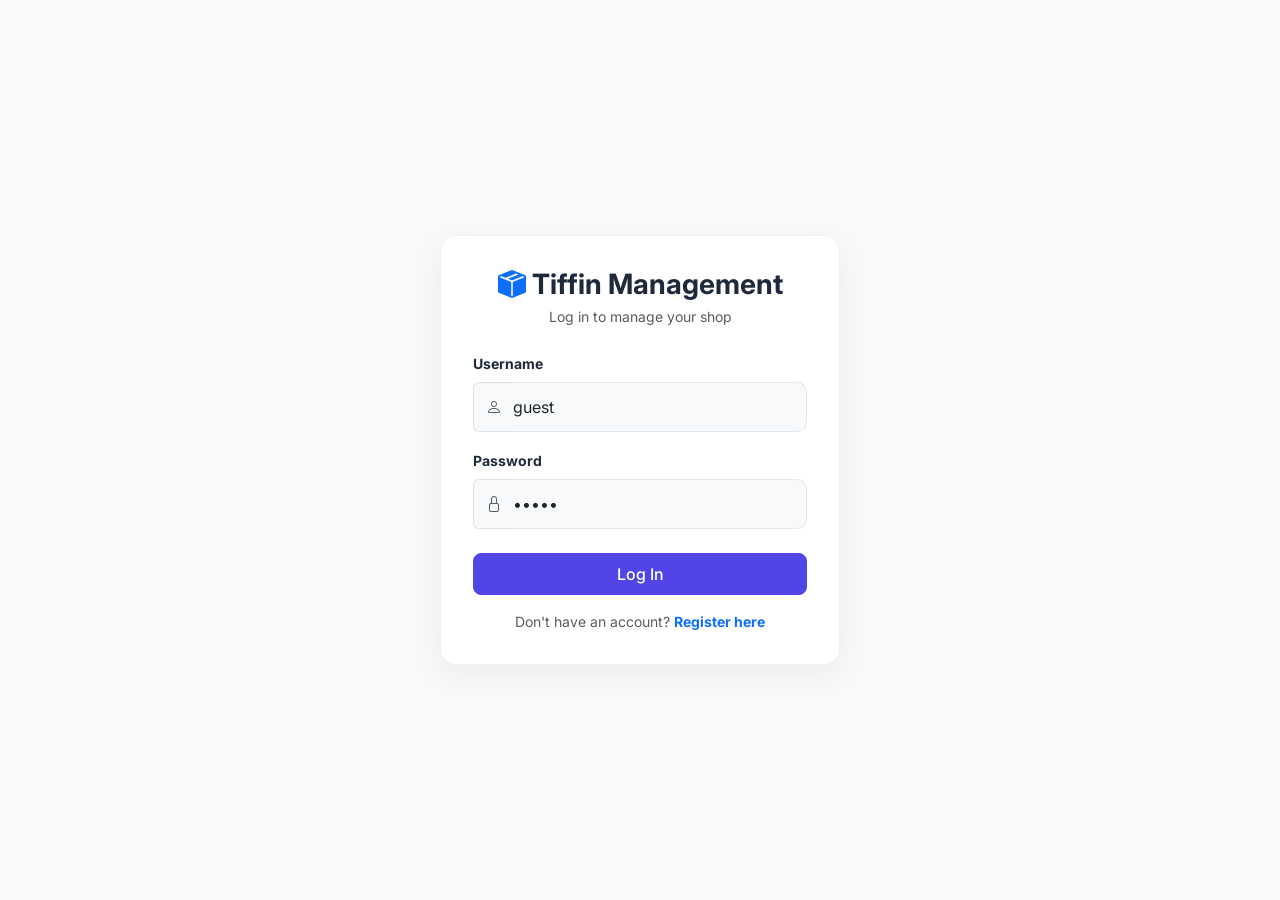
<file: users.html>
<!DOCTYPE html>
<html lang="en">

<head>
    <meta charset="UTF-8">
    <meta name="viewport" content="width=device-width, initial-scale=1.0">
    <title>Manage Users - Tiffin Management</title>
    <!-- Google Fonts -->
    <link rel="preconnect" href="https://fonts.googleapis.com">
    <link rel="preconnect" href="https://fonts.gstatic.com" crossorigin>
    <link href="https://fonts.googleapis.com/css2?family=Inter:wght@400;500;600;700&display=swap" rel="stylesheet">
    <!-- Bootstrap 5 CSS -->
    <link href="https://cdn.jsdelivr.net/npm/bootstrap@5.3.0/dist/css/bootstrap.min.css" rel="stylesheet">
    <!-- Bootstrap Icons -->
    <link rel="stylesheet" href="https://cdn.jsdelivr.net/npm/bootstrap-icons@1.11.1/font/bootstrap-icons.css">
    <!-- Custom CSS -->
    <link rel="stylesheet" href="style.css">
</head>

<body>

    <!-- Navbar -->
    <nav class="navbar navbar-expand-lg navbar-custom sticky-top">
        <div class="container-fluid main-container" style="padding-top: 0; padding-bottom: 0;">
            <a class="navbar-brand d-flex align-items-center gap-2" href="index.html">
                <i class="bi bi-box-seam-fill"></i> Tiffin Management
            </a>
            <button class="navbar-toggler" type="button" data-bs-toggle="collapse" data-bs-target="#navbarNav">
                <span class="navbar-toggler-icon"></span>
            </button>
            <div class="collapse navbar-collapse" id="navbarNav">
                <ul class="navbar-nav ms-auto gap-3">
                    <li class="nav-item">
                        <a class="nav-link" href="index.html">Dashboard</a>
                    </li>
                    <li class="nav-item">
                        <a class="nav-link" href="menu.html">Menu</a>
                    </li>
                    <li class="nav-item">
                        <a class="nav-link active fw-medium" href="users.html">Users</a>
                    </li>
                    <li class="nav-item">
                        <a class="nav-link" href="orders.html">Orders</a>
                    </li>
                    <li class="nav-item">
                        <a class="nav-link" href="orders-history.html">Order History</a>
                    </li>
                    <li class="nav-item ms-lg-3">
                        <button class="btn btn-outline-danger btn-sm mt-1" onclick="logout()">Logout</button>
                    </li>
                </ul>
            </div>
        </div>
    </nav>

    <!-- Main Content -->
    <main class="main-container">

        <div class="row gx-5">
            <!-- Left Column: Add User Form -->
            <div class="col-md-4 mb-4">
                <div class="premium-card p-4">
                    <h5 class="fw-bold mb-4 d-flex align-items-center gap-2">
                        <div class="bg-primary bg-opacity-10 p-2 rounded text-primary"><i
                                class="bi bi-person-plus-fill"></i></div>
                        Add New User
                    </h5>
                    <form id="addUserForm">
                        <div class="mb-3">
                            <label class="form-label fw-medium w-100 text-secondary">Full Name
                                <input type="text" id="userName" class="form-control mt-1"
                                    placeholder="e.g. Rahul Sharma" required>
                            </label>
                        </div>
                        <div class="mb-4">
                            <label class="form-label fw-medium w-100 text-secondary">Phone Number
                                <input type="tel" id="userPhone" class="form-control mt-1"
                                    placeholder="Enter phone number" required>
                            </label>
                        </div>
                        <button type="submit" class="btn btn-primary-custom w-100"
                            style="background-color: var(--success-color); border-color: var(--success-color);">
                            <i class="bi bi-person-plus-fill me-1"></i> Add User
                        </button>
                    </form>
                </div>
            </div>

            <!-- Right Column: Users List -->
            <div class="col-md-8">
                <div class="d-flex justify-content-between align-items-center mb-4">
                    <div>
                        <h2 class="fw-bold mb-1">Registered Users</h2>
                        <p class="text-secondary mb-0">View all existing users.</p>
                    </div>
                </div>

                <div class="premium-card p-0 mb-5">
                    <div class="table-responsive">
                        <table class="table table-premium mb-0">
                            <thead>
                                <tr>
                                    <th width="15%">User ID</th>
                                    <th width="45%">Name</th>
                                    <th width="40%">Phone</th>
                                </tr>
                            </thead>
                            <tbody id="usersTableBody">
                                <!-- Rows injected by JS -->
                                <tr>
                                    <td colspan="3" class="text-center text-muted py-4">Loading users...</td>
                                </tr>
                            </tbody>
                        </table>
                    </div>
                </div>
            </div>
        </div>

    </main>

    <!-- Bootstrap 5 JS Bundle -->
    <script src="https://cdn.jsdelivr.net/npm/bootstrap@5.3.0/dist/js/bootstrap.bundle.min.js"></script>
    <script type="module" src="./js/app.js"></script>
</body>

</html>
</file>
<file: style.css>
:root {
  --primary-color: #4f46e5;
  --primary-hover: #4338ca;
  --bg-color: #f8fafc;
  --text-dark: #1e293b;
  --text-light: #64748b;
  --card-bg: #ffffff;
  --border-color: #e2e8f0;
  --danger-color: #ef4444;
  --success-color: #10b981;
}

body {
  font-family: 'Inter', -apple-system, BlinkMacSystemFont, 'Segoe UI', Roboto, Helvetica, Arial, sans-serif;
  background-color: var(--bg-color);
  color: var(--text-dark);
}

/* Navbar Enhancements */
.navbar-custom {
  background: white;
  box-shadow: 0 4px 6px -1px rgba(0, 0, 0, 0.05), 0 2px 4px -1px rgba(0, 0, 0, 0.03);
  padding: 1.2rem 0;
  border-bottom: 1px solid var(--border-color);
}

.navbar-brand {
  font-weight: 800;
  color: var(--primary-color) !important;
  font-size: 1.5rem;
  letter-spacing: -0.5px;
}

.nav-link {
  font-weight: 500;
  color: var(--text-light);
  border-radius: 8px;
  padding: 0.5rem 1rem !important;
  transition: all 0.2s ease;
}

.nav-link:hover {
  background-color: #f1f5f9;
  color: var(--text-dark);
}

.nav-link.active {
  background-color: var(--primary-color);
  color: white !important;
  box-shadow: 0 4px 6px -1px rgba(79, 70, 229, 0.2);
}

/* Card Enhancements */
.dashboard-card {
  background: var(--card-bg);
  border: 1px solid var(--border-color);
  border-radius: 12px;
  transition: all 0.3s ease;
  overflow: hidden;
  height: 100%;
}

.dashboard-card:hover {
  transform: translateY(-5px);
  box-shadow: 0 10px 15px -3px rgba(0, 0, 0, 0.1), 0 4px 6px -2px rgba(0, 0, 0, 0.05);
}

.card-icon-container {
  width: 60px;
  height: 60px;
  border-radius: 50%;
  display: flex;
  align-items: center;
  justify-content: center;
  margin-bottom: 1.5rem;
  font-size: 1.75rem;
}

.icon-primary {
  background: #e0e7ff;
  color: var(--primary-color);
}

.icon-success {
  background: #d1fae5;
  color: var(--success-color);
}

.icon-warning {
  background: #fef3c7;
  color: #f59e0b;
}

.dashboard-card .card-title {
  font-weight: 600;
  font-size: 1.25rem;
  margin-bottom: 0.5rem;
}

.dashboard-card .card-text {
  color: var(--text-light);
  margin-bottom: 1.5rem;
}

/* Buttons */
.btn-primary-custom {
  background-color: var(--primary-color);
  border-color: var(--primary-color);
  color: white;
  font-weight: 500;
  padding: 0.5rem 1.25rem;
  border-radius: 8px;
  transition: background-color 0.2s;
}

.btn-primary-custom:hover {
  background-color: var(--primary-hover);
  border-color: var(--primary-hover);
  color: white;
}

/* Tables */
.table-premium {
  background: white;
  border-radius: 16px;
  overflow: hidden;
  box-shadow: 0 1px 3px 0 rgba(0, 0, 0, 0.1);
  border-collapse: separate;
  border-spacing: 0;
  width: 100%;
}

.table-premium th {
  background-color: #f8fafc;
  font-weight: 700;
  text-transform: uppercase;
  font-size: 0.75rem;
  letter-spacing: 0.05em;
  color: var(--text-light);
  border-bottom: 2px solid var(--border-color);
  padding: 1.25rem 1.5rem;
}

.table-premium td {
  padding: 1.25rem 1.5rem;
  vertical-align: middle;
  border-bottom: 1px solid var(--border-color);
  color: var(--text-dark);
}

.table-premium tbody tr:last-child td {
  border-bottom: none;
}

.table-premium tbody tr:hover {
  background-color: #f8fafc;
}

/* Status Badges */
.badge-created {
  background-color: #e0e7ff;
  color: #4338ca;
  padding: 0.5em 0.8em;
  font-weight: 600;
}

.badge-completed {
  background-color: #d1fae5;
  color: #059669;
  padding: 0.5em 0.8em;
  font-weight: 600;
}

.badge-cancelled {
  background-color: #fee2e2;
  color: #dc2626;
  padding: 0.5em 0.8em;
  font-weight: 600;
}

/* Forms & Inputs */
.form-control,
.form-select {
  border-radius: 10px;
  border: 1px solid var(--border-color);
  padding: 0.75rem 1rem;
  transition: all 0.2s ease;
  background-color: #f8fafc;
}

.form-control:focus,
.form-select:focus {
  border-color: var(--primary-color);
  box-shadow: 0 0 0 4px rgba(79, 70, 229, 0.1);
  background-color: #ffffff;
}

/* Utility constraints */
.main-container {
  max-width: 1200px;
  margin: 0 auto;
  padding: 2rem 1rem;
}

/* Analytics & Premium Cards */
.premium-card {
  background: var(--card-bg);
  border: 1px solid var(--border-color);
  border-radius: 16px;
  transition: all 0.3s ease;
  overflow: hidden;
  height: 100%;
}

.premium-card:hover {
  transform: translateY(-4px);
  box-shadow: 0 12px 24px -6px rgba(0, 0, 0, 0.1), 0 4px 10px -4px rgba(0, 0, 0, 0.05);
  border-color: rgba(79, 70, 229, 0.2);
}

.profit-text {
  color: var(--success-color);
}

.loss-text {
  color: var(--danger-color);
}

.breakeven-text {
  color: var(--text-light);
}

/* Top Dish Highlight Card */
.top-dish-card {
  background: linear-gradient(145deg, #ffffff 0%, #fff5f5 100%);
  border: 1px solid #fecaca;
  box-shadow: 0 4px 20px -4px rgba(239, 68, 68, 0.15);
  position: relative;
  overflow: hidden;
}

.top-dish-card::after {
  content: '';
  position: absolute;
  top: 0;
  left: 0;
  width: 100%;
  height: 4px;
  background: linear-gradient(90deg, #ef4444, #f59e0b);
}

.top-dish-card:hover {
  transform: translateY(-4px);
  box-shadow: 0 12px 24px -6px rgba(239, 68, 68, 0.25);
  border-color: #fca5a5;
}

.top-dish-title {
  color: #dc2626 !important;
}

.top-dish-text {
  font-size: 1.6rem;
  letter-spacing: -0.5px;
}

/* ------------------------------------- */
/* Mobile Responsiveness Enhancements    */
/* ------------------------------------- */
@media (max-width: 768px) {
  .main-container {
    padding: 1rem 0.75rem;
  }

  .navbar-nav {
    margin-top: 1rem;
    gap: 0.5rem !important;
  }

  .nav-link {
    padding: 0.75rem 1rem !important;
    text-align: center;
  }

  .nav-link.active::after {
    display: none;
    /* Hide bottom border on mobile collapse */
  }

  /* Ensure cards shrink padding cleanly */
  .premium-card,
  .dashboard-card {
    padding: 1.25rem !important;
  }

  h2,
  .display-6 {
    font-size: 1.75rem !important;
  }

  h3 {
    font-size: 1.5rem !important;
  }

  /* Improved table readability on mobile */
  .table-premium th,
  .table-premium td {
    padding: 0.85rem;
    font-size: 0.9rem;
    white-space: nowrap;
    /* Prevent data crunching, relies on table-responsive scroll */
  }

  /* Full width buttons in modals and forms */
  .modal-footer {
    flex-direction: column-reverse;
    align-items: stretch;
  }

  .modal-footer>* {
    margin: 0.25rem 0;
    width: 100%;
  }

  /* Prevent chart overflows */
  canvas {
    max-width: 100%;
  }
}
</file>
